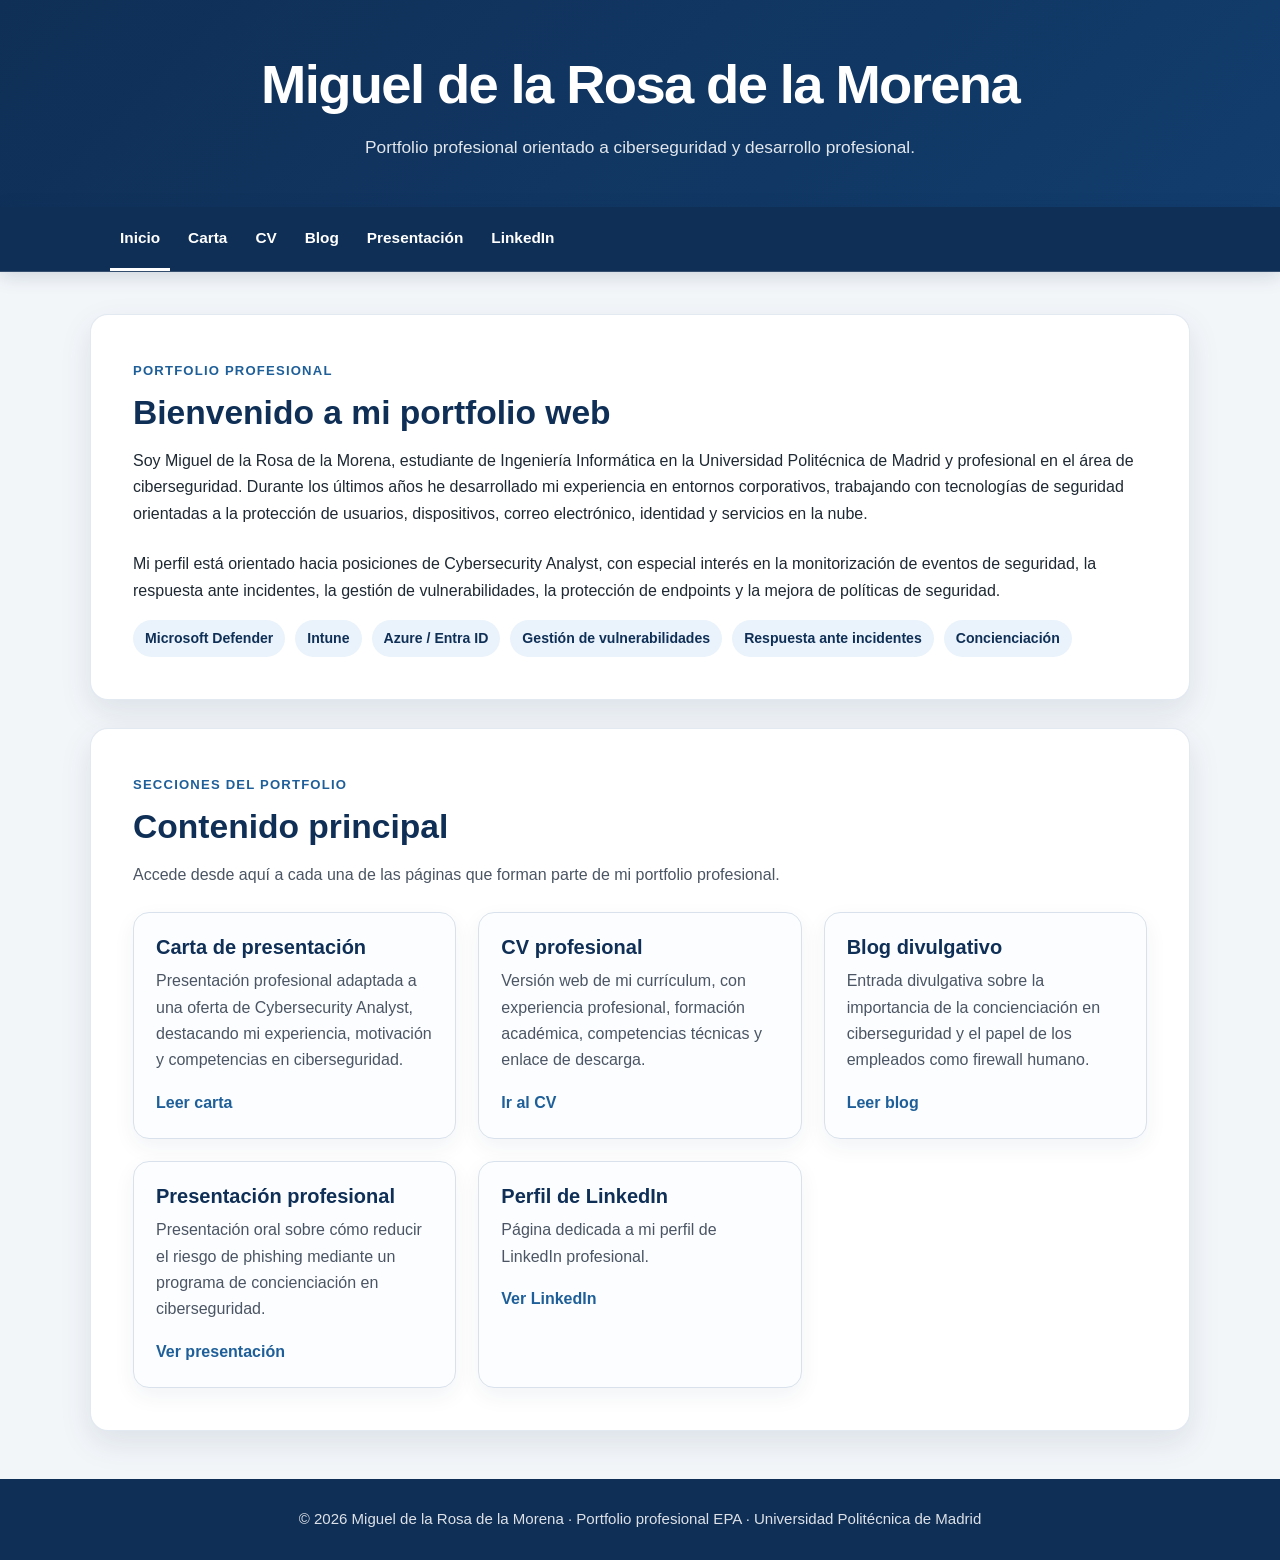
<file: index.html>
<!DOCTYPE html>
<html lang="es">
<head>
  <meta charset="UTF-8" />
  <meta name="viewport" content="width=device-width, initial-scale=1.0" />

  <title>Miguel de la Rosa de la Morena | Portfolio profesional</title>

  <meta 
    name="description" 
    content="Portfolio profesional de Miguel de la Rosa de la Morena orientado a ciberseguridad, CV, carta de presentación, blog divulgativo, presentación oral y LinkedIn." 
  />

  <link rel="stylesheet" href="styles.css" />
</head>

<body>

  <header class="site-header">
    <h1>Miguel de la Rosa de la Morena</h1>
    <p>
      Portfolio profesional orientado a ciberseguridad y desarrollo profesional.
    </p>
  </header>

  <nav class="site-nav">
    <div class="nav-inner">
      <div class="nav-links">
        <a class="active" href="index.html">Inicio</a>
        <a href="carta.html">Carta</a>
        <a href="cv.html">CV</a>
        <a href="blog.html">Blog</a>
        <a href="presentacion.html">Presentación</a>
        <a href="linkedin.html">LinkedIn</a>
      </div>
    </div>
  </nav>

  <main>

<section class="card">
  <div class="card-header">
    <span class="eyebrow">Portfolio profesional</span>
    <h2>Bienvenido a mi portfolio web</h2>

    <p>
      Soy Miguel de la Rosa de la Morena, estudiante de Ingeniería Informática en la Universidad Politécnica de Madrid
      y profesional en el área de ciberseguridad. Durante los últimos años he desarrollado mi experiencia en entornos
      corporativos, trabajando con tecnologías de seguridad orientadas a la protección de usuarios, dispositivos,
      correo electrónico, identidad y servicios en la nube.
    </p>
  </div>

  <p>
    Mi perfil está orientado hacia posiciones de Cybersecurity Analyst, con especial interés en la monitorización de
    eventos de seguridad, la respuesta ante incidentes, la gestión de vulnerabilidades, la protección de endpoints y
    la mejora de políticas de seguridad.
  </p>
        <div class="tags">
        <span class="tag">Microsoft Defender</span>
        <span class="tag">Intune</span>
        <span class="tag">Azure / Entra ID</span>
        <span class="tag">Gestión de vulnerabilidades</span>
        <span class="tag">Respuesta ante incidentes</span>
        <span class="tag">Concienciación</span>
      </div>

</section>

    <section class="card">
      <div class="card-header">
        <span class="eyebrow">Secciones del portfolio</span>
        <h2>Contenido principal</h2>
        <p class="muted">
          Accede desde aquí a cada una de las páginas que forman parte de mi portfolio profesional.
        </p>
      </div>

      <div class="portfolio-grid">

        <article class="mini-card">
          <h3>Carta de presentación</h3>
          <p class="muted">
            Presentación profesional adaptada a una oferta de Cybersecurity Analyst, destacando mi experiencia,
            motivación y competencias en ciberseguridad.
          </p>
          <a href="carta.html">Leer carta</a>
        </article>

        <article class="mini-card">
          <h3>CV profesional</h3>
          <p class="muted">
            Versión web de mi currículum, con experiencia profesional, formación académica, competencias técnicas
            y enlace de descarga.
          </p>
          <a href="cv.html">Ir al CV</a>
        </article>

        <article class="mini-card">
          <h3>Blog divulgativo</h3>
          <p class="muted">
            Entrada divulgativa sobre la importancia de la concienciación en ciberseguridad y el papel de los
            empleados como firewall humano.
          </p>
          <a href="blog.html">Leer blog</a>
        </article>

        <article class="mini-card">
          <h3>Presentación profesional</h3>
          <p class="muted">
            Presentación oral sobre cómo reducir el riesgo de phishing mediante un programa de concienciación
            en ciberseguridad.
          </p>
          <a href="presentacion.html">Ver presentación</a>
        </article>

        <article class="mini-card">
          <h3>Perfil de LinkedIn</h3>
          <p class="muted">
            Página dedicada a mi perfil de LinkedIn profesional.
          </p>
          <a href="linkedin.html">Ver LinkedIn</a>
        </article>

      </div>

  </main>

  <footer class="site-footer">
    <p>
      © 2026 Miguel de la Rosa de la Morena · Portfolio profesional EPA · Universidad Politécnica de Madrid
    </p>
  </footer>

</body>
</html>
</file>
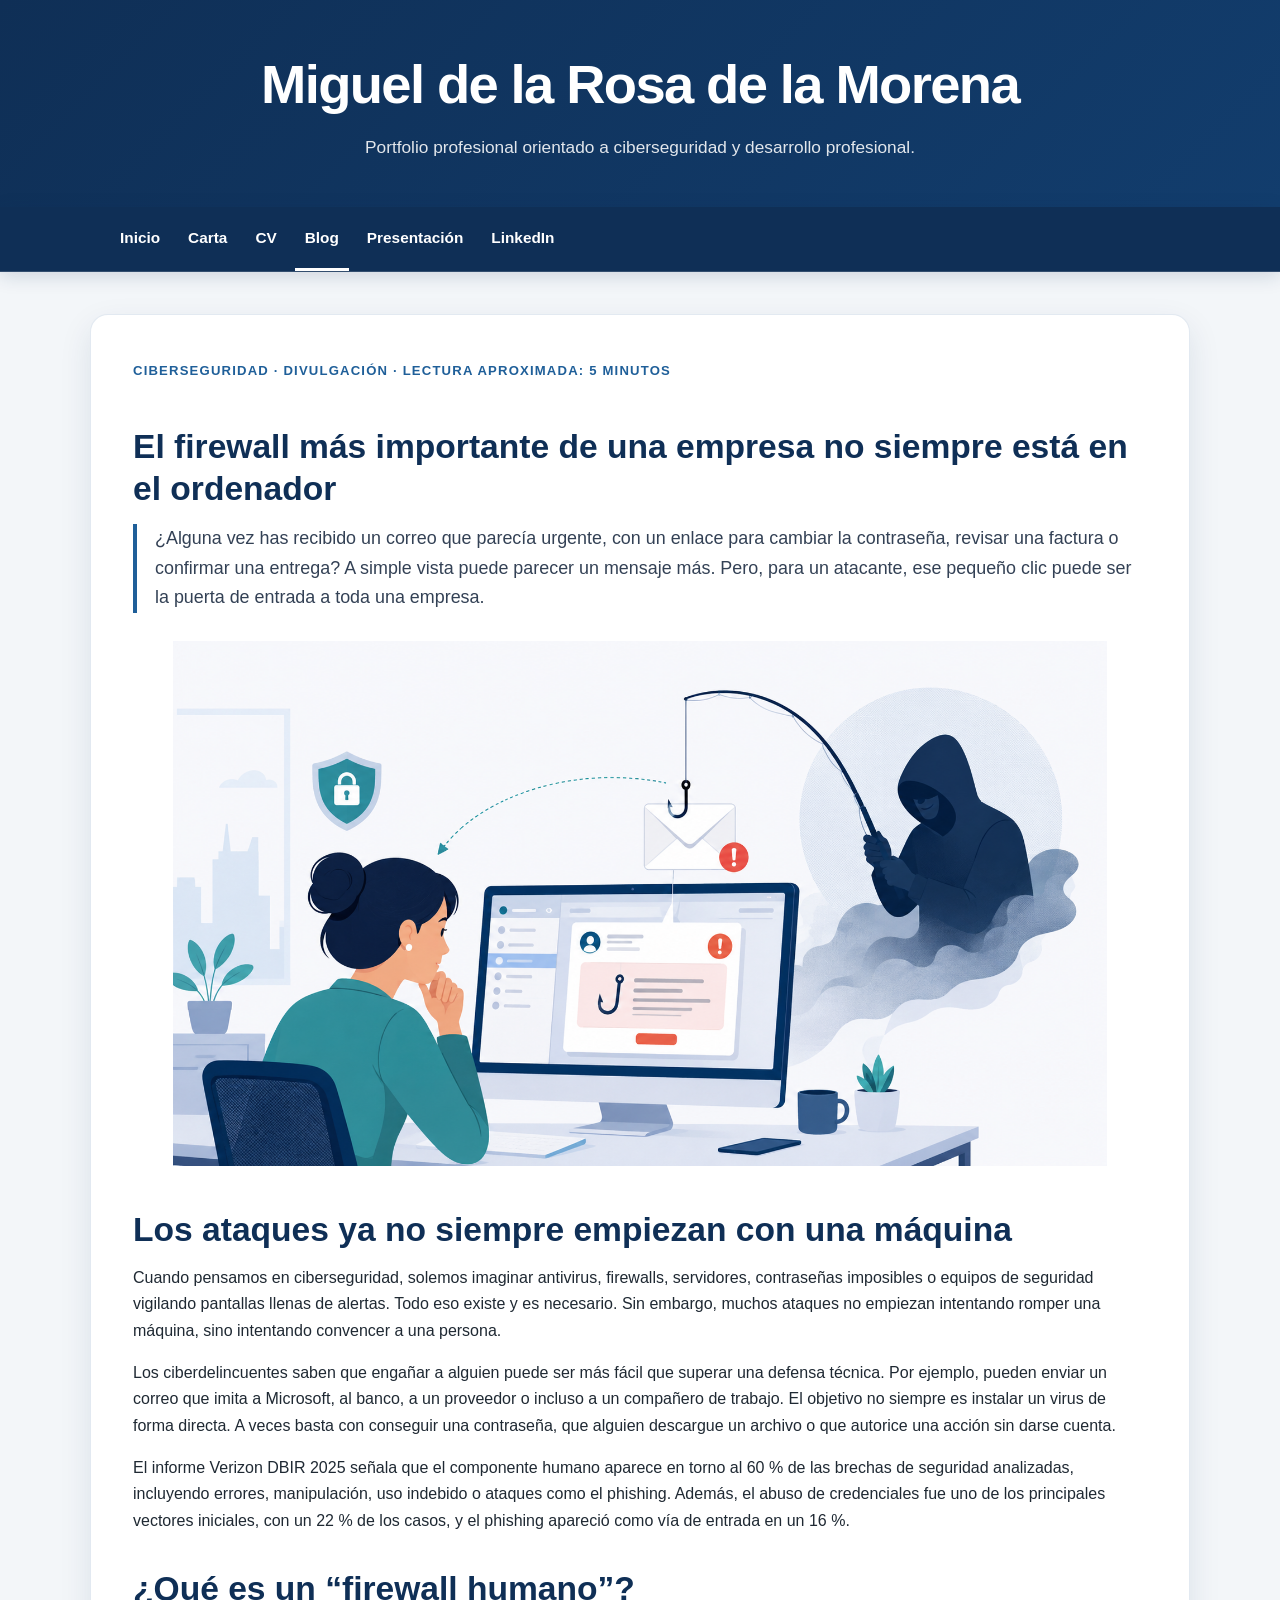
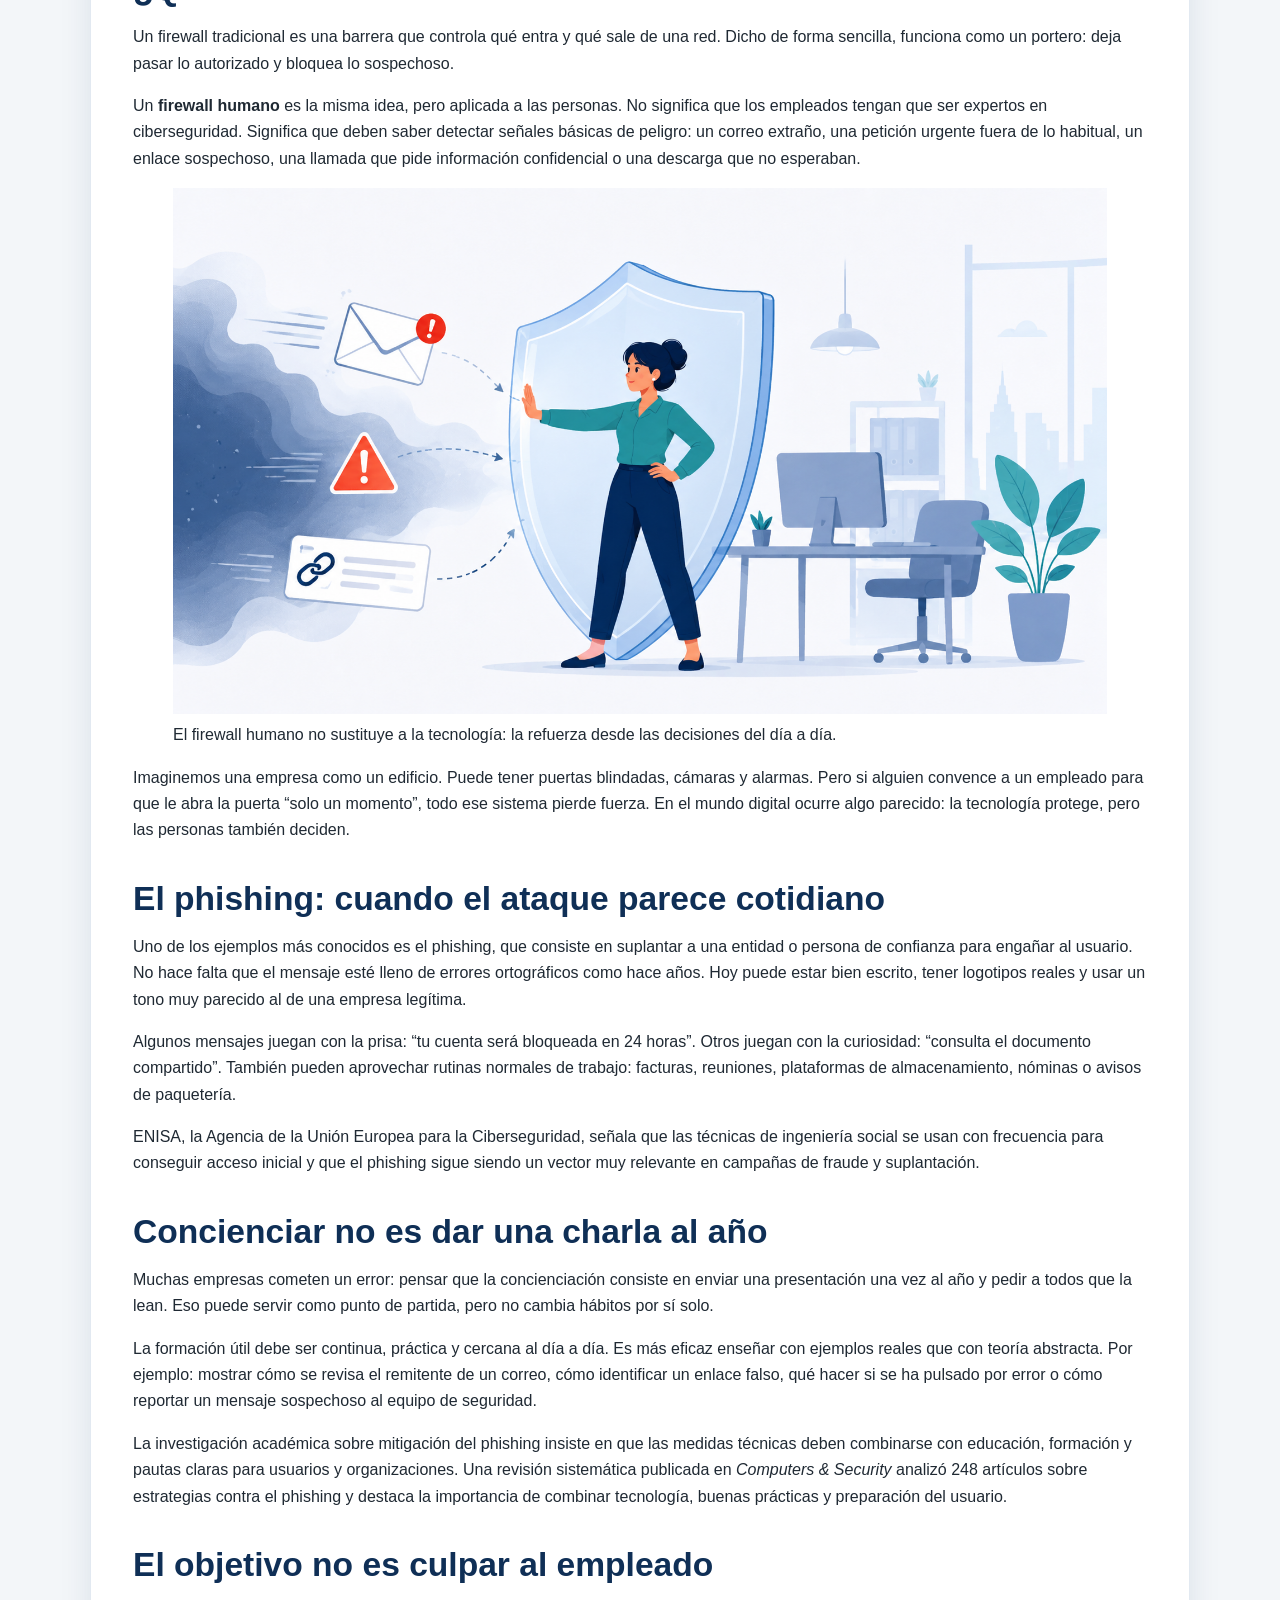
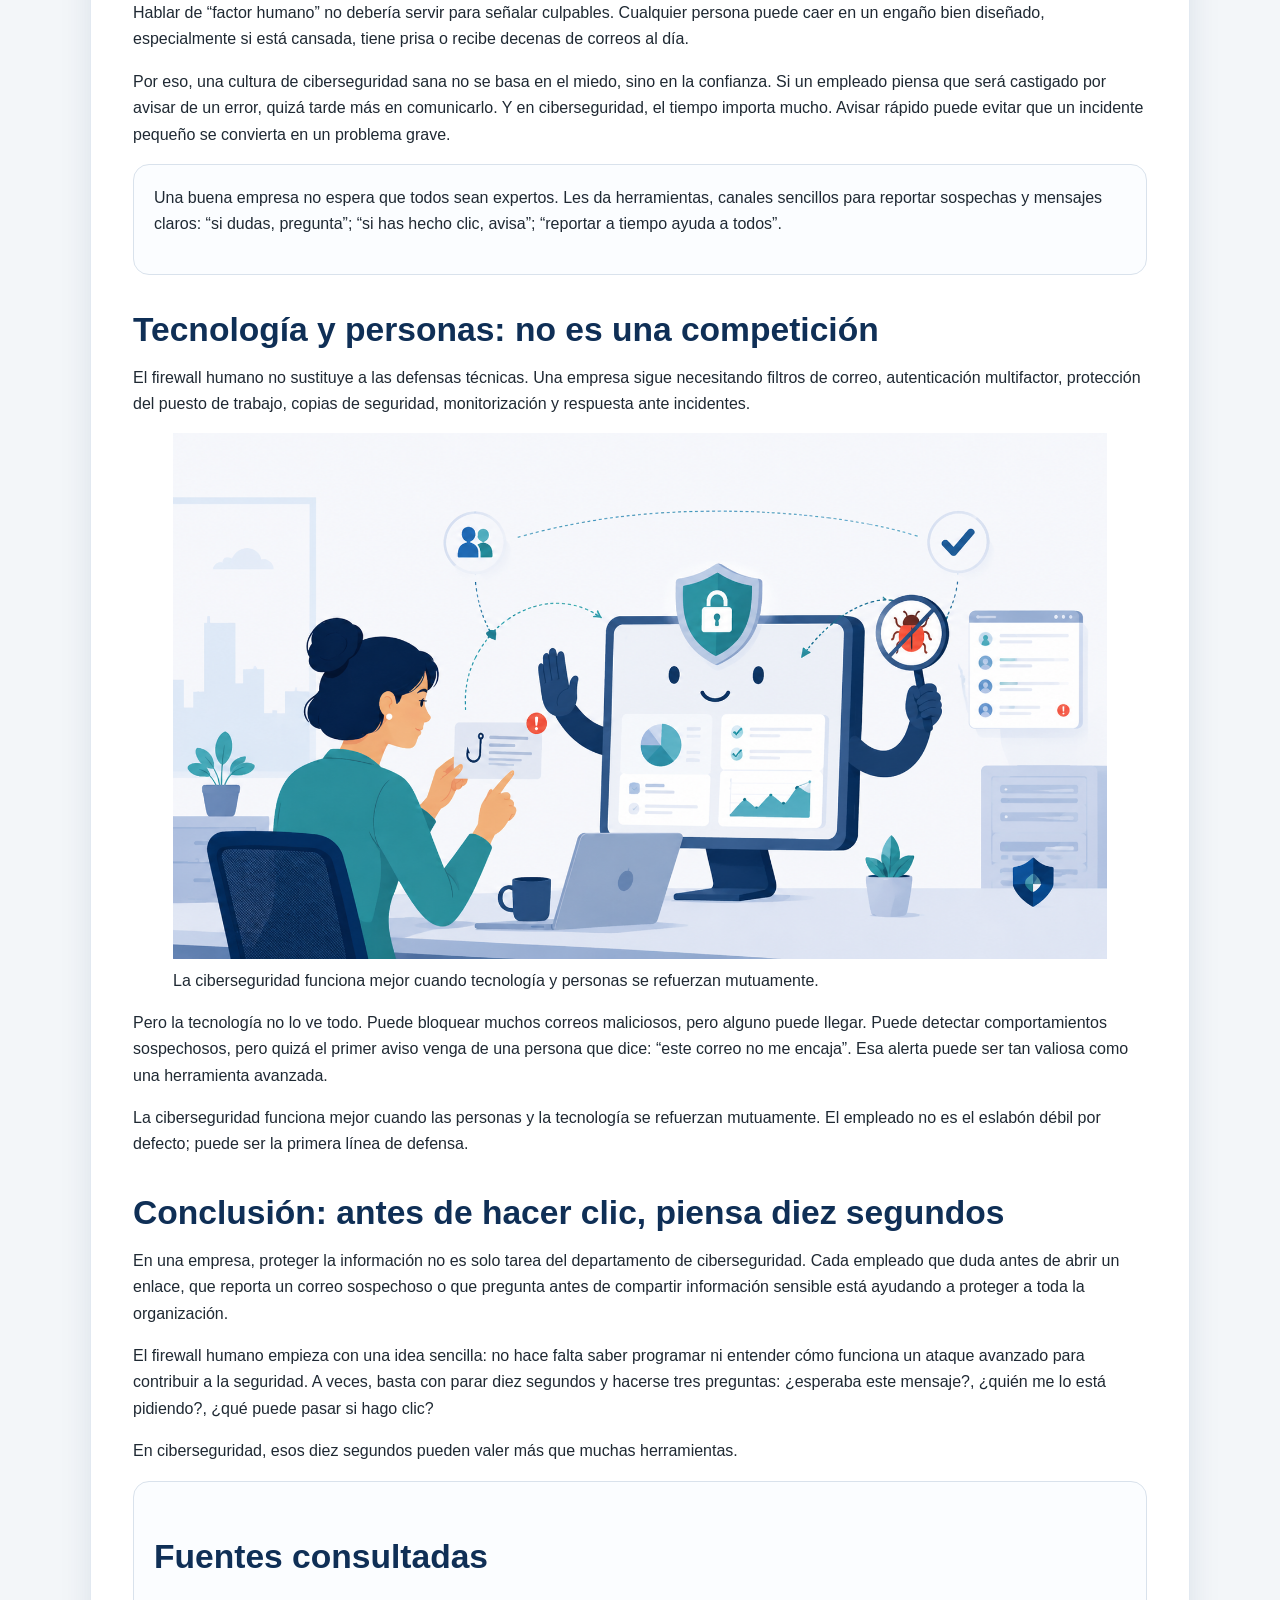
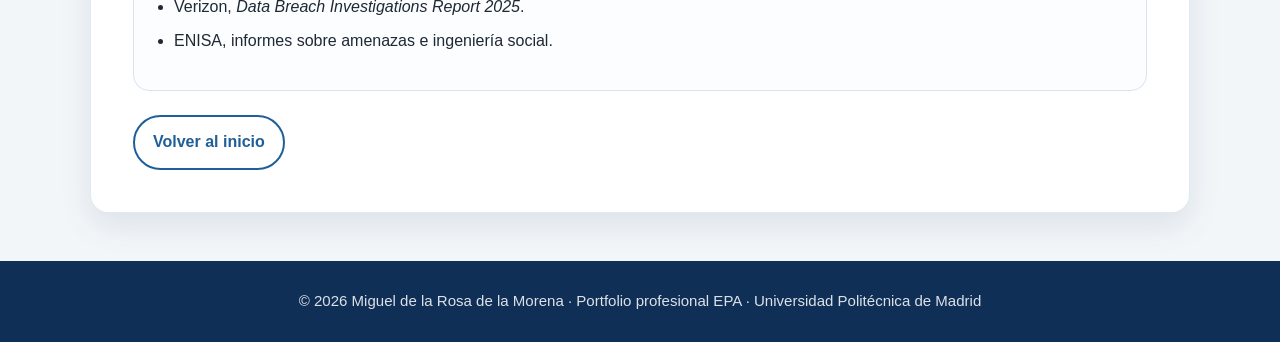
<file: blog.html>
<!DOCTYPE html>
<html lang="es">
<head>
  <meta charset="UTF-8" />
  <meta name="viewport" content="width=device-width, initial-scale=1.0" />

  <title>Blog divulgativo | Firewall humano</title>

  <meta 
    name="description" 
    content="Blog divulgativo sobre ciberseguridad, phishing y el concepto de firewall humano en la empresa." 
  />

  <link rel="stylesheet" href="styles.css" />
</head>

<body>

  <header class="site-header">
    <h1>Miguel de la Rosa de la Morena</h1>
    <p>
      Portfolio profesional orientado a ciberseguridad y desarrollo profesional.
    </p>
  </header>

  <nav class="site-nav">
    <div class="nav-inner">
      <div class="nav-links">
        <a href="index.html">Inicio</a>
        <a href="carta.html">Carta</a>
        <a href="cv.html">CV</a>
        <a class="active" href="blog.html">Blog</a>
        <a href="presentacion.html">Presentación</a>
        <a href="linkedin.html">LinkedIn</a>
      </div>
    </div>
  </nav>

  <main>

    <section class="card blog-article">
      <div class="card-header">
        <span class="eyebrow">Ciberseguridad · Divulgación · Lectura aproximada: 5 minutos</span>
        <h2>El firewall más importante de una empresa no siempre está en el ordenador</h2>

        <p class="blog-lead">
          ¿Alguna vez has recibido un correo que parecía urgente, con un enlace para cambiar la contraseña, revisar una factura o confirmar una entrega? A simple vista puede parecer un mensaje más. Pero, para un atacante, ese pequeño clic puede ser la puerta de entrada a toda una empresa.
        </p>
      </div>

      <figure>
        <img
          src="assets/blog-firewall-humano-cabecera.png"
          alt="Representación visual de un ataque de phishing con un anzuelo digital dirigido a un usuario"
        />
      </figure>

      <h2>Los ataques ya no siempre empiezan con una máquina</h2>

      <p>
        Cuando pensamos en ciberseguridad, solemos imaginar antivirus, firewalls, servidores, contraseñas imposibles o equipos de seguridad vigilando pantallas llenas de alertas. Todo eso existe y es necesario. Sin embargo, muchos ataques no empiezan intentando romper una máquina, sino intentando convencer a una persona.
      </p>

      <p>
        Los ciberdelincuentes saben que engañar a alguien puede ser más fácil que superar una defensa técnica. Por ejemplo, pueden enviar un correo que imita a Microsoft, al banco, a un proveedor o incluso a un compañero de trabajo. El objetivo no siempre es instalar un virus de forma directa. A veces basta con conseguir una contraseña, que alguien descargue un archivo o que autorice una acción sin darse cuenta.
      </p>

      <p>
        El informe Verizon DBIR 2025 señala que el componente humano aparece en torno al 60 % de las brechas de seguridad analizadas, incluyendo errores, manipulación, uso indebido o ataques como el phishing. Además, el abuso de credenciales fue uno de los principales vectores iniciales, con un 22 % de los casos, y el phishing apareció como vía de entrada en un 16 %.
      </p>

      <h2>¿Qué es un “firewall humano”?</h2>

      <p>
        Un firewall tradicional es una barrera que controla qué entra y qué sale de una red. Dicho de forma sencilla, funciona como un portero: deja pasar lo autorizado y bloquea lo sospechoso.
      </p>

      <p>
        Un <strong>firewall humano</strong> es la misma idea, pero aplicada a las personas. No significa que los empleados tengan que ser expertos en ciberseguridad. Significa que deben saber detectar señales básicas de peligro: un correo extraño, una petición urgente fuera de lo habitual, un enlace sospechoso, una llamada que pide información confidencial o una descarga que no esperaban.
      </p>

      <figure>
        <img
          src="assets/blog-firewall-humano-escudo.png"
          alt="Empleado representado como firewall humano protegiendo la empresa con un escudo digital"
        />
        <figcaption>
          El firewall humano no sustituye a la tecnología: la refuerza desde las decisiones del día a día.
        </figcaption>
      </figure>

      <p>
        Imaginemos una empresa como un edificio. Puede tener puertas blindadas, cámaras y alarmas. Pero si alguien convence a un empleado para que le abra la puerta “solo un momento”, todo ese sistema pierde fuerza. En el mundo digital ocurre algo parecido: la tecnología protege, pero las personas también deciden.
      </p>

      <h2>El phishing: cuando el ataque parece cotidiano</h2>

      <p>
        Uno de los ejemplos más conocidos es el phishing, que consiste en suplantar a una entidad o persona de confianza para engañar al usuario. No hace falta que el mensaje esté lleno de errores ortográficos como hace años. Hoy puede estar bien escrito, tener logotipos reales y usar un tono muy parecido al de una empresa legítima.
      </p>

      <p>
        Algunos mensajes juegan con la prisa: “tu cuenta será bloqueada en 24 horas”. Otros juegan con la curiosidad: “consulta el documento compartido”. También pueden aprovechar rutinas normales de trabajo: facturas, reuniones, plataformas de almacenamiento, nóminas o avisos de paquetería.
      </p>

      <p>
        ENISA, la Agencia de la Unión Europea para la Ciberseguridad, señala que las técnicas de ingeniería social se usan con frecuencia para conseguir acceso inicial y que el phishing sigue siendo un vector muy relevante en campañas de fraude y suplantación.
      </p>

      <h2>Concienciar no es dar una charla al año</h2>

      <p>
        Muchas empresas cometen un error: pensar que la concienciación consiste en enviar una presentación una vez al año y pedir a todos que la lean. Eso puede servir como punto de partida, pero no cambia hábitos por sí solo.
      </p>

      <p>
        La formación útil debe ser continua, práctica y cercana al día a día. Es más eficaz enseñar con ejemplos reales que con teoría abstracta. Por ejemplo: mostrar cómo se revisa el remitente de un correo, cómo identificar un enlace falso, qué hacer si se ha pulsado por error o cómo reportar un mensaje sospechoso al equipo de seguridad.
      </p>

      <p>
        La investigación académica sobre mitigación del phishing insiste en que las medidas técnicas deben combinarse con educación, formación y pautas claras para usuarios y organizaciones. Una revisión sistemática publicada en <em>Computers & Security</em> analizó 248 artículos sobre estrategias contra el phishing y destaca la importancia de combinar tecnología, buenas prácticas y preparación del usuario.
      </p>

      <h2>El objetivo no es culpar al empleado</h2>

      <p>
        Hablar de “factor humano” no debería servir para señalar culpables. Cualquier persona puede caer en un engaño bien diseñado, especialmente si está cansada, tiene prisa o recibe decenas de correos al día.
      </p>

      <p>
        Por eso, una cultura de ciberseguridad sana no se basa en el miedo, sino en la confianza. Si un empleado piensa que será castigado por avisar de un error, quizá tarde más en comunicarlo. Y en ciberseguridad, el tiempo importa mucho. Avisar rápido puede evitar que un incidente pequeño se convierta en un problema grave.
      </p>

      <div class="source-list">
        <p>
          Una buena empresa no espera que todos sean expertos. Les da herramientas, canales sencillos para reportar sospechas y mensajes claros: “si dudas, pregunta”; “si has hecho clic, avisa”; “reportar a tiempo ayuda a todos”.
        </p>
      </div>

      <h2>Tecnología y personas: no es una competición</h2>

      <p>
        El firewall humano no sustituye a las defensas técnicas. Una empresa sigue necesitando filtros de correo, autenticación multifactor, protección del puesto de trabajo, copias de seguridad, monitorización y respuesta ante incidentes.
      </p>

      <figure>
        <img
          src="assets/blog-personas-tecnologia.png"
          alt="Personas y tecnología colaborando para proteger la información de una empresa"
        />
        <figcaption>
          La ciberseguridad funciona mejor cuando tecnología y personas se refuerzan mutuamente.
        </figcaption>
      </figure>

      <p>
        Pero la tecnología no lo ve todo. Puede bloquear muchos correos maliciosos, pero alguno puede llegar. Puede detectar comportamientos sospechosos, pero quizá el primer aviso venga de una persona que dice: “este correo no me encaja”. Esa alerta puede ser tan valiosa como una herramienta avanzada.
      </p>

      <p>
        La ciberseguridad funciona mejor cuando las personas y la tecnología se refuerzan mutuamente. El empleado no es el eslabón débil por defecto; puede ser la primera línea de defensa.
      </p>

      <h2>Conclusión: antes de hacer clic, piensa diez segundos</h2>

      <p>
        En una empresa, proteger la información no es solo tarea del departamento de ciberseguridad. Cada empleado que duda antes de abrir un enlace, que reporta un correo sospechoso o que pregunta antes de compartir información sensible está ayudando a proteger a toda la organización.
      </p>

      <p>
        El firewall humano empieza con una idea sencilla: no hace falta saber programar ni entender cómo funciona un ataque avanzado para contribuir a la seguridad. A veces, basta con parar diez segundos y hacerse tres preguntas: ¿esperaba este mensaje?, ¿quién me lo está pidiendo?, ¿qué puede pasar si hago clic?
      </p>

      <p>
        En ciberseguridad, esos diez segundos pueden valer más que muchas herramientas.
      </p>

      <section class="sources source-list">
        <h2>Fuentes consultadas</h2>
        <ul>
          <li>Verizon, <em>Data Breach Investigations Report 2025</em>.</li>
          <li>ENISA, informes sobre amenazas e ingeniería social.</li>
        </ul>
      </section>

      <div class="actions">
        <a class="btn btn-secondary" href="index.html">Volver al inicio</a>
      </div>
    </section>

  </main>

  <footer class="site-footer">
    <p>
      © 2026 Miguel de la Rosa de la Morena · Portfolio profesional EPA · Universidad Politécnica de Madrid
    </p>
  </footer>

</body>
</html>
</file>
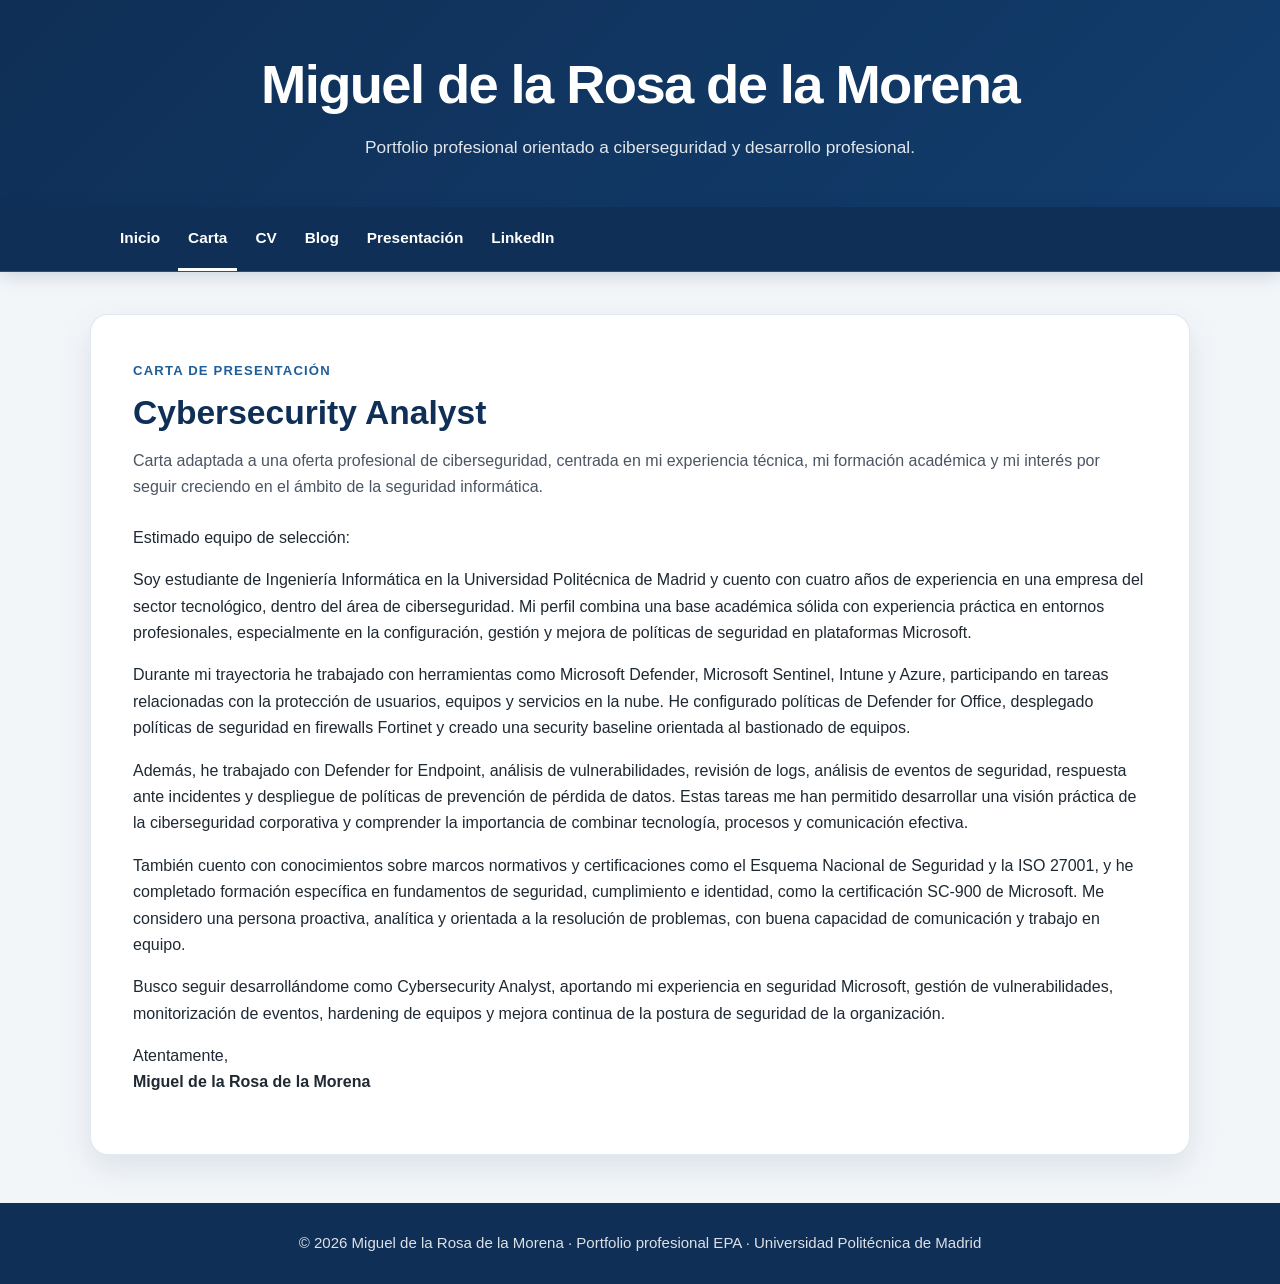
<file: carta.html>
<!DOCTYPE html>
<html lang="es">
<head>
  <meta charset="UTF-8" />
  <meta name="viewport" content="width=device-width, initial-scale=1.0" />

  <title>Carta de presentación | Miguel de la Rosa de la Morena</title>

  <meta 
    name="description" 
    content="Carta de presentación profesional de Miguel de la Rosa de la Morena, adaptada a una oferta de Cybersecurity Analyst." 
  />

  <link rel="stylesheet" href="styles.css" />
</head>

<body>

  <header class="site-header">
    <h1>Miguel de la Rosa de la Morena</h1>
    <p>
      Portfolio profesional orientado a ciberseguridad y desarrollo profesional.
    </p>
  </header>

  <nav class="site-nav">
    <div class="nav-inner">
      <div class="nav-links">
        <a href="index.html">Inicio</a>
        <a class="active" href="carta.html">Carta</a>
        <a href="cv.html">CV</a>
        <a href="blog.html">Blog</a>
        <a href="presentacion.html">Presentación</a>
        <a href="linkedin.html">LinkedIn</a>
      </div>
    </div>
  </nav>

  <main>

    <section class="card">
      <div class="card-header">
        <span class="eyebrow">Carta de presentación</span>
        <h2>Cybersecurity Analyst</h2>

        <p class="muted">
          Carta adaptada a una oferta profesional de ciberseguridad, centrada en mi experiencia técnica,
          mi formación académica y mi interés por seguir creciendo en el ámbito de la seguridad informática.
        </p>
      </div>

      <p>
        Estimado equipo de selección:
      </p>

      <p>
        Soy estudiante de Ingeniería Informática en la Universidad Politécnica de Madrid y cuento con cuatro años de
        experiencia en una empresa del sector tecnológico, dentro del área de ciberseguridad. Mi perfil combina una base
        académica sólida con experiencia práctica en entornos profesionales, especialmente en la configuración, gestión
        y mejora de políticas de seguridad en plataformas Microsoft.
      </p>

      <p>
        Durante mi trayectoria he trabajado con herramientas como Microsoft Defender, Microsoft Sentinel, Intune y Azure,
        participando en tareas relacionadas con la protección de usuarios, equipos y servicios en la nube. He configurado
        políticas de Defender for Office, desplegado políticas de seguridad en firewalls Fortinet y creado una security
        baseline orientada al bastionado de equipos.
      </p>

      <p>
        Además, he trabajado con Defender for Endpoint, análisis de vulnerabilidades, revisión de logs, análisis de eventos
        de seguridad, respuesta ante incidentes y despliegue de políticas de prevención de pérdida de datos. Estas tareas
        me han permitido desarrollar una visión práctica de la ciberseguridad corporativa y comprender la importancia de
        combinar tecnología, procesos y comunicación efectiva.
      </p>

      <p>
        También cuento con conocimientos sobre marcos normativos y certificaciones como el Esquema Nacional de Seguridad
        y la ISO 27001, y he completado formación específica en fundamentos de seguridad, cumplimiento e identidad, como
        la certificación SC-900 de Microsoft. Me considero una persona proactiva, analítica y orientada a la resolución
        de problemas, con buena capacidad de comunicación y trabajo en equipo.
      </p>

      <p>
        Busco seguir desarrollándome como Cybersecurity Analyst, aportando mi experiencia en seguridad Microsoft, gestión
        de vulnerabilidades, monitorización de eventos, hardening de equipos y mejora continua de la postura de seguridad
        de la organización.
      </p>

      <p>
        Atentamente,<br />
        <strong>Miguel de la Rosa de la Morena</strong>
      </p>
    </section>

  </main>

  <footer class="site-footer">
    <p>
      © 2026 Miguel de la Rosa de la Morena · Portfolio profesional EPA · Universidad Politécnica de Madrid
    </p>
  </footer>

</body>
</html>
</file>
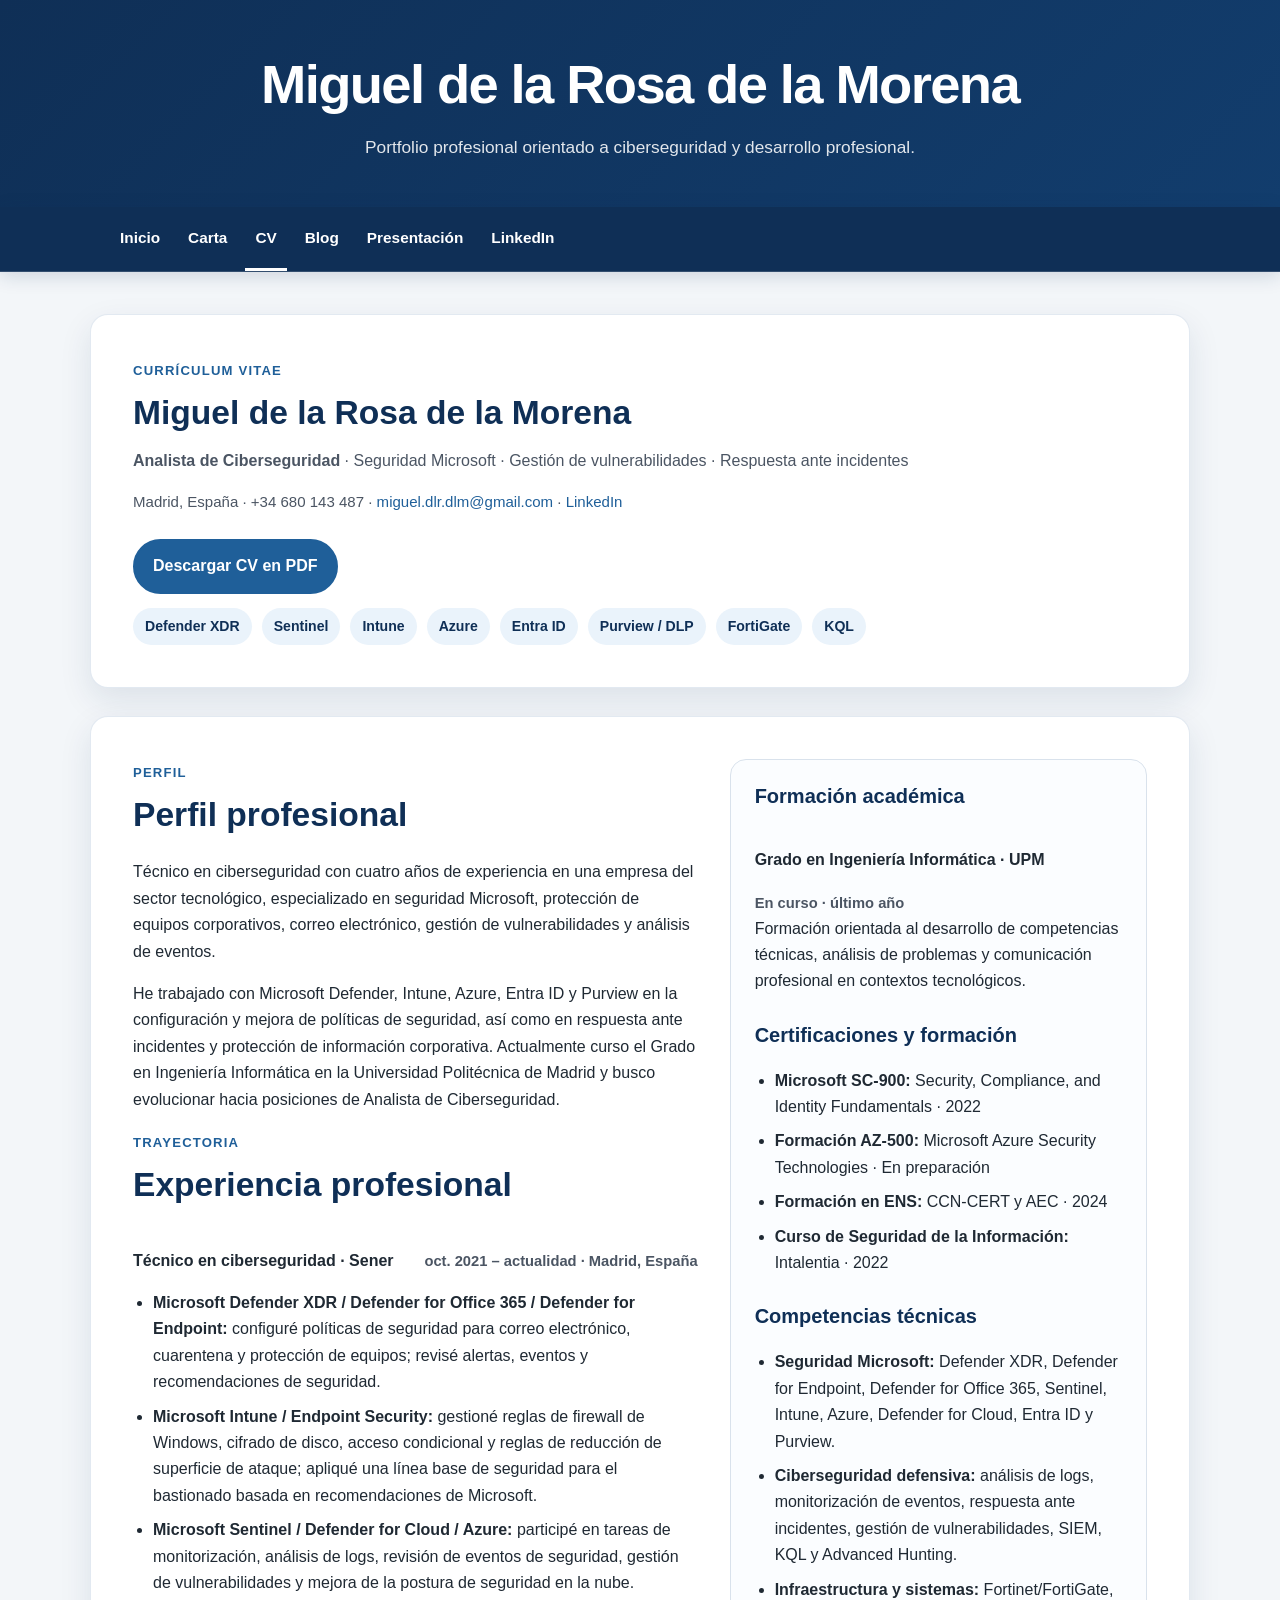
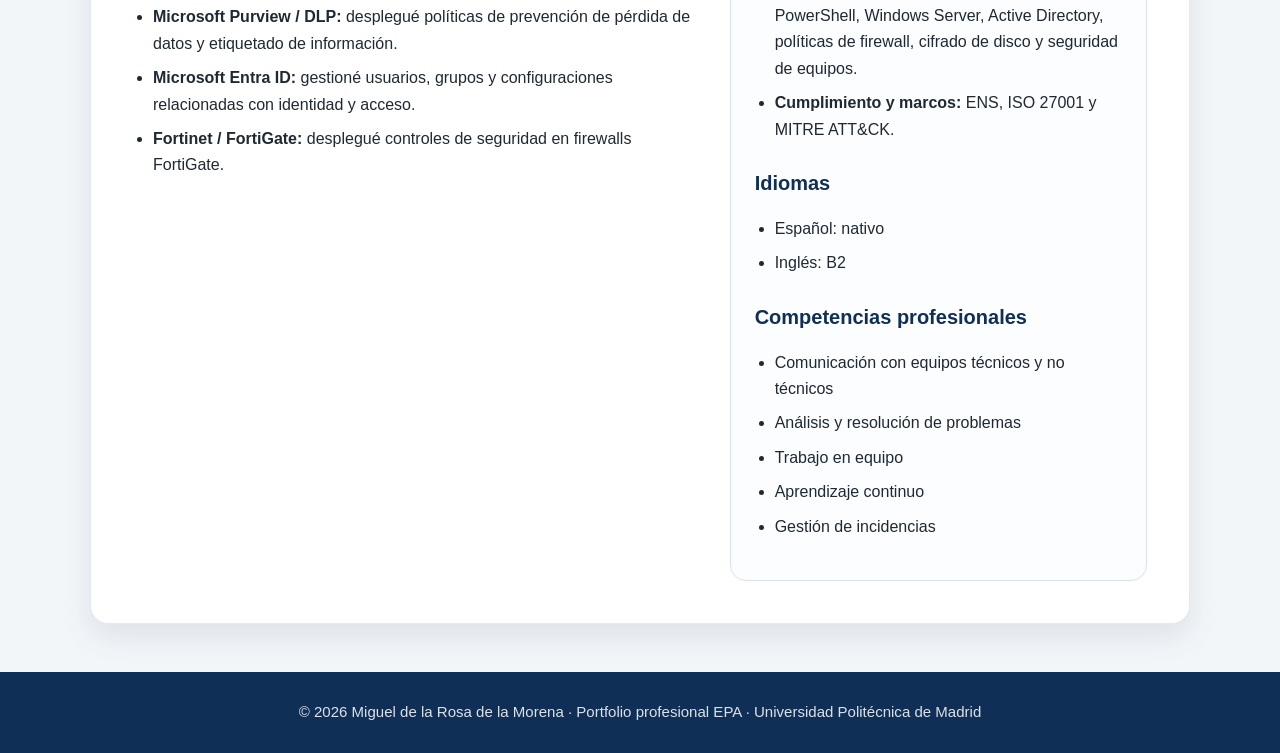
<file: cv.html>
<!DOCTYPE html>
<html lang="es">
<head>
  <meta charset="UTF-8" />
  <meta name="viewport" content="width=device-width, initial-scale=1.0" />

  <title>CV | Miguel de la Rosa de la Morena</title>

  <meta 
    name="description" 
    content="CV web de Miguel de la Rosa de la Morena: experiencia, formación, certificaciones y competencias en ciberseguridad." 
  />

  <link rel="stylesheet" href="styles.css" />
</head>

<body>

  <header class="site-header">
    <h1>Miguel de la Rosa de la Morena</h1>
    <p>
      Portfolio profesional orientado a ciberseguridad y desarrollo profesional.
    </p>
  </header>

  <nav class="site-nav">
    <div class="nav-inner">
      <div class="nav-links">
        <a href="index.html">Inicio</a>
        <a href="carta.html">Carta</a>
        <a class="active" href="cv.html">CV</a>
        <a href="blog.html">Blog</a>
        <a href="presentacion.html">Presentación</a>
        <a href="linkedin.html">LinkedIn</a>
      </div>
    </div>
  </nav>

  <main>

    <section class="card">
      <div class="card-header">
        <span class="eyebrow">Currículum Vitae</span>
        <h2>Miguel de la Rosa de la Morena</h2>

        <p class="muted">
          <strong>Analista de Ciberseguridad</strong> · Seguridad Microsoft · Gestión de vulnerabilidades · Respuesta ante incidentes
        </p>

        <p class="muted small">
          Madrid, España · +34 680 143 487 ·
          <a href="mailto:miguel.dlr.dlm@gmail.com">miguel.dlr.dlm@gmail.com</a> ·
          <a href="https://www.linkedin.com/in/miguel-de-la-rosa-de-la-morena-97800121a/" target="_blank" rel="noopener noreferrer">LinkedIn</a>
        </p>
      </div>

      <div class="actions">
        <a class="btn btn-primary" href="assets/CV_Miguel_de_la_Rosa.pdf" target="_blank" rel="noopener noreferrer">
          Descargar CV en PDF
        </a>
      </div>

      <div class="tags">
        <span class="tag">Defender XDR</span>
        <span class="tag">Sentinel</span>
        <span class="tag">Intune</span>
        <span class="tag">Azure</span>
        <span class="tag">Entra ID</span>
        <span class="tag">Purview / DLP</span>
        <span class="tag">FortiGate</span>
        <span class="tag">KQL</span>
      </div>
    </section>

    <section class="card cv-layout">

      <div>
        <section>
          <div class="card-header">
            <span class="eyebrow">Perfil</span>
            <h2>Perfil profesional</h2>
          </div>

          <p>
            Técnico en ciberseguridad con cuatro años de experiencia en una empresa del sector tecnológico,
            especializado en seguridad Microsoft, protección de equipos corporativos, correo electrónico, gestión
            de vulnerabilidades y análisis de eventos.
          </p>

          <p>
            He trabajado con Microsoft Defender, Intune, Azure, Entra ID y Purview en la configuración y mejora de
            políticas de seguridad, así como en respuesta ante incidentes y protección de información corporativa.
            Actualmente curso el Grado en Ingeniería Informática en la Universidad Politécnica de Madrid y busco
            evolucionar hacia posiciones de Analista de Ciberseguridad.
          </p>
        </section>

        <section>
          <div class="card-header">
            <span class="eyebrow">Trayectoria</span>
            <h2>Experiencia profesional</h2>
          </div>

          <div class="item">
            <div class="top">
              <strong>Técnico en ciberseguridad · Sener</strong>
              <span class="meta">oct. 2021 – actualidad · Madrid, España</span>
            </div>

            <ul>
              <li>
                <strong>Microsoft Defender XDR / Defender for Office 365 / Defender for Endpoint:</strong>
                configuré políticas de seguridad para correo electrónico, cuarentena y protección de equipos;
                revisé alertas, eventos y recomendaciones de seguridad.
              </li>

              <li>
                <strong>Microsoft Intune / Endpoint Security:</strong>
                gestioné reglas de firewall de Windows, cifrado de disco, acceso condicional y reglas de reducción
                de superficie de ataque; apliqué una línea base de seguridad para el bastionado basada en
                recomendaciones de Microsoft.
              </li>

              <li>
                <strong>Microsoft Sentinel / Defender for Cloud / Azure:</strong>
                participé en tareas de monitorización, análisis de logs, revisión de eventos de seguridad,
                gestión de vulnerabilidades y mejora de la postura de seguridad en la nube.
              </li>

              <li>
                <strong>Microsoft Purview / DLP:</strong>
                desplegué políticas de prevención de pérdida de datos y etiquetado de información.
              </li>

              <li>
                <strong>Microsoft Entra ID:</strong>
                gestioné usuarios, grupos y configuraciones relacionadas con identidad y acceso.
              </li>

              <li>
                <strong>Fortinet / FortiGate:</strong>
                desplegué controles de seguridad en firewalls FortiGate.
              </li>
            </ul>
          </div>
        </section>
      </div>

      <aside class="cv-side">

        <section>
          <h3>Formación académica</h3>

          <div class="item">
            <div class="top">
              <strong>Grado en Ingeniería Informática · UPM</strong>
              <span class="meta">En curso · último año</span>
            </div>

            <p>
              Formación orientada al desarrollo de competencias técnicas, análisis de problemas y comunicación
              profesional en contextos tecnológicos.
            </p>
          </div>
        </section>

        <section>
          <h3>Certificaciones y formación</h3>

          <ul>
            <li><strong>Microsoft SC-900:</strong> Security, Compliance, and Identity Fundamentals · 2022</li>
            <li><strong>Formación AZ-500:</strong> Microsoft Azure Security Technologies · En preparación</li>
            <li><strong>Formación en ENS:</strong> CCN-CERT y AEC · 2024</li>
            <li><strong>Curso de Seguridad de la Información:</strong> Intalentia · 2022</li>
          </ul>
        </section>

        <section>
          <h3>Competencias técnicas</h3>

          <ul>
            <li>
              <strong>Seguridad Microsoft:</strong> Defender XDR, Defender for Endpoint, Defender for Office 365,
              Sentinel, Intune, Azure, Defender for Cloud, Entra ID y Purview.
            </li>

            <li>
              <strong>Ciberseguridad defensiva:</strong> análisis de logs, monitorización de eventos, respuesta
              ante incidentes, gestión de vulnerabilidades, SIEM, KQL y Advanced Hunting.
            </li>

            <li>
              <strong>Infraestructura y sistemas:</strong> Fortinet/FortiGate, PowerShell, Windows Server,
              Active Directory, políticas de firewall, cifrado de disco y seguridad de equipos.
            </li>

            <li>
              <strong>Cumplimiento y marcos:</strong> ENS, ISO 27001 y MITRE ATT&amp;CK.
            </li>
          </ul>
        </section>

        <section>
          <h3>Idiomas</h3>

          <ul>
            <li>Español: nativo</li>
            <li>Inglés: B2</li>
          </ul>
        </section>

        <section>
          <h3>Competencias profesionales</h3>

          <ul>
            <li>Comunicación con equipos técnicos y no técnicos</li>
            <li>Análisis y resolución de problemas</li>
            <li>Trabajo en equipo</li>
            <li>Aprendizaje continuo</li>
            <li>Gestión de incidencias</li>
          </ul>
        </section>

      </aside>

    </section>

  </main>

  <footer class="site-footer">
    <p>
      © 2026 Miguel de la Rosa de la Morena · Portfolio profesional EPA · Universidad Politécnica de Madrid
    </p>
  </footer>

</body>
</html>
</file>
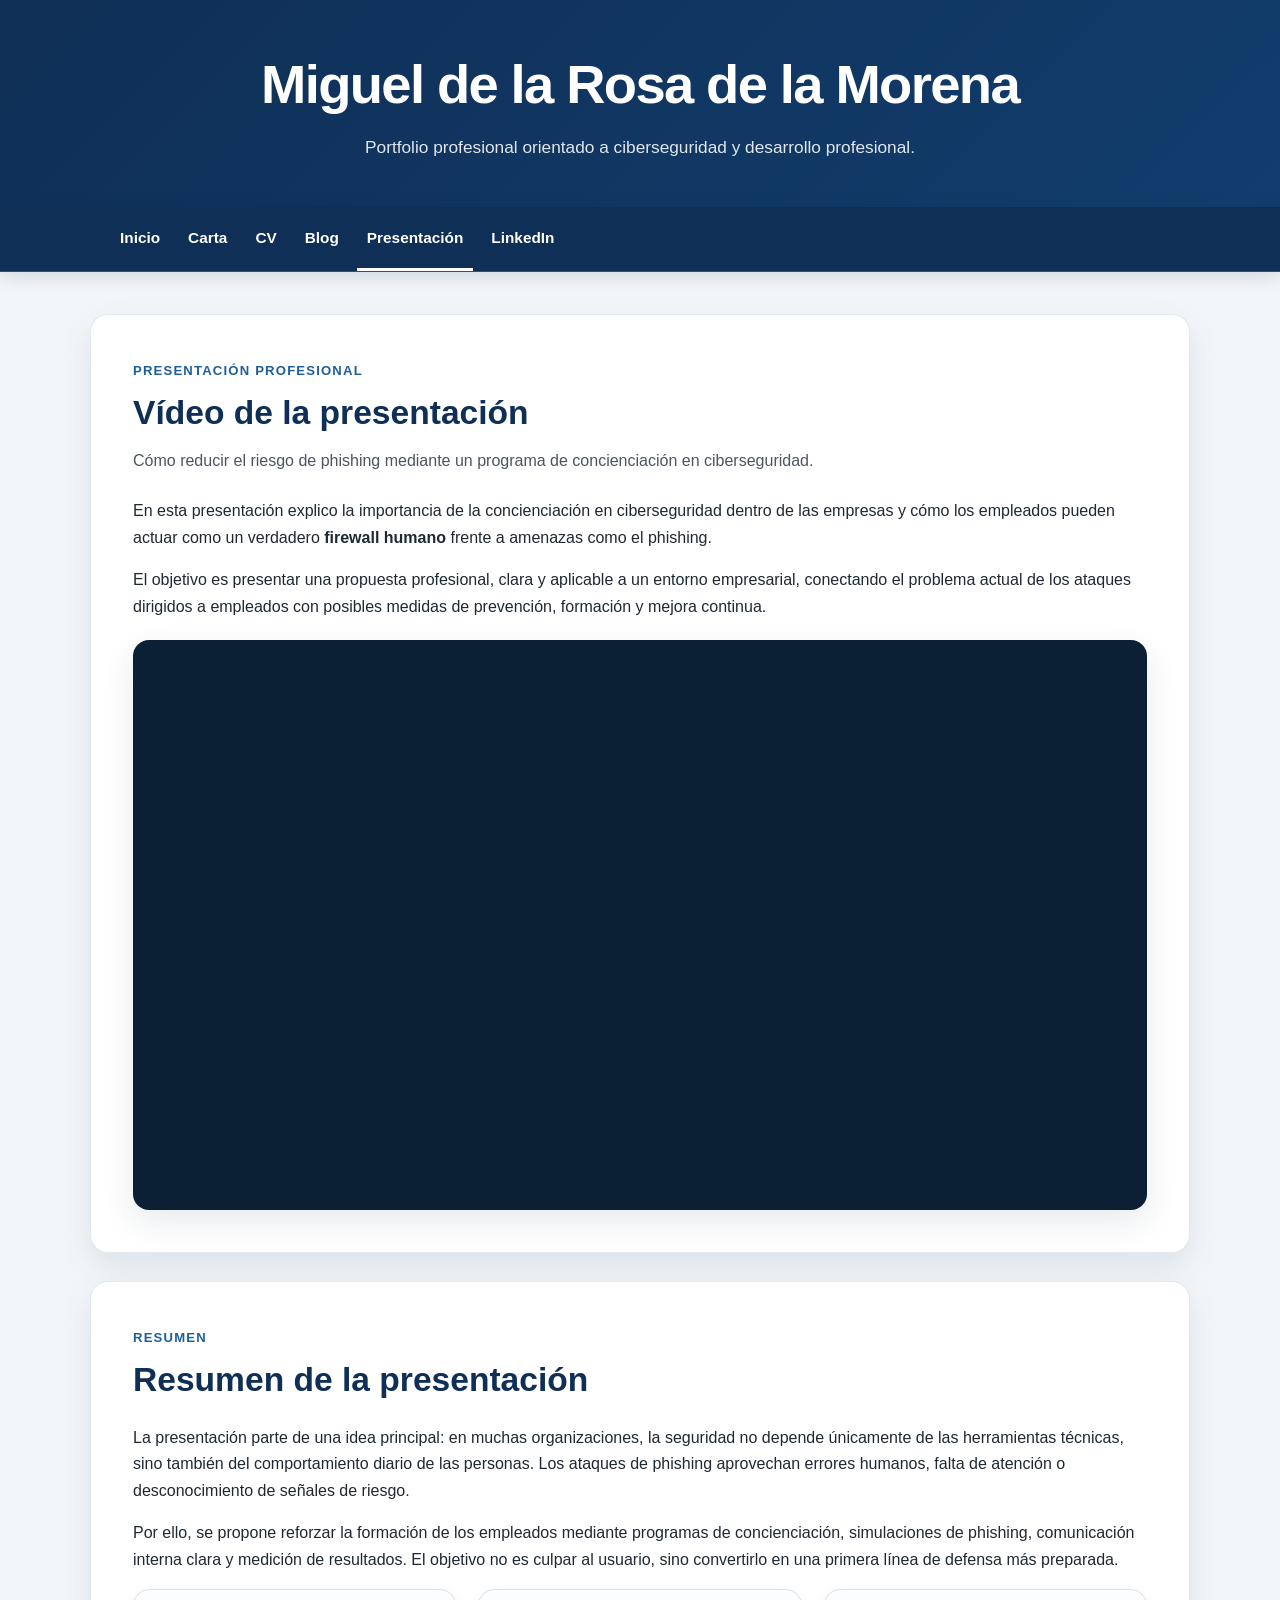
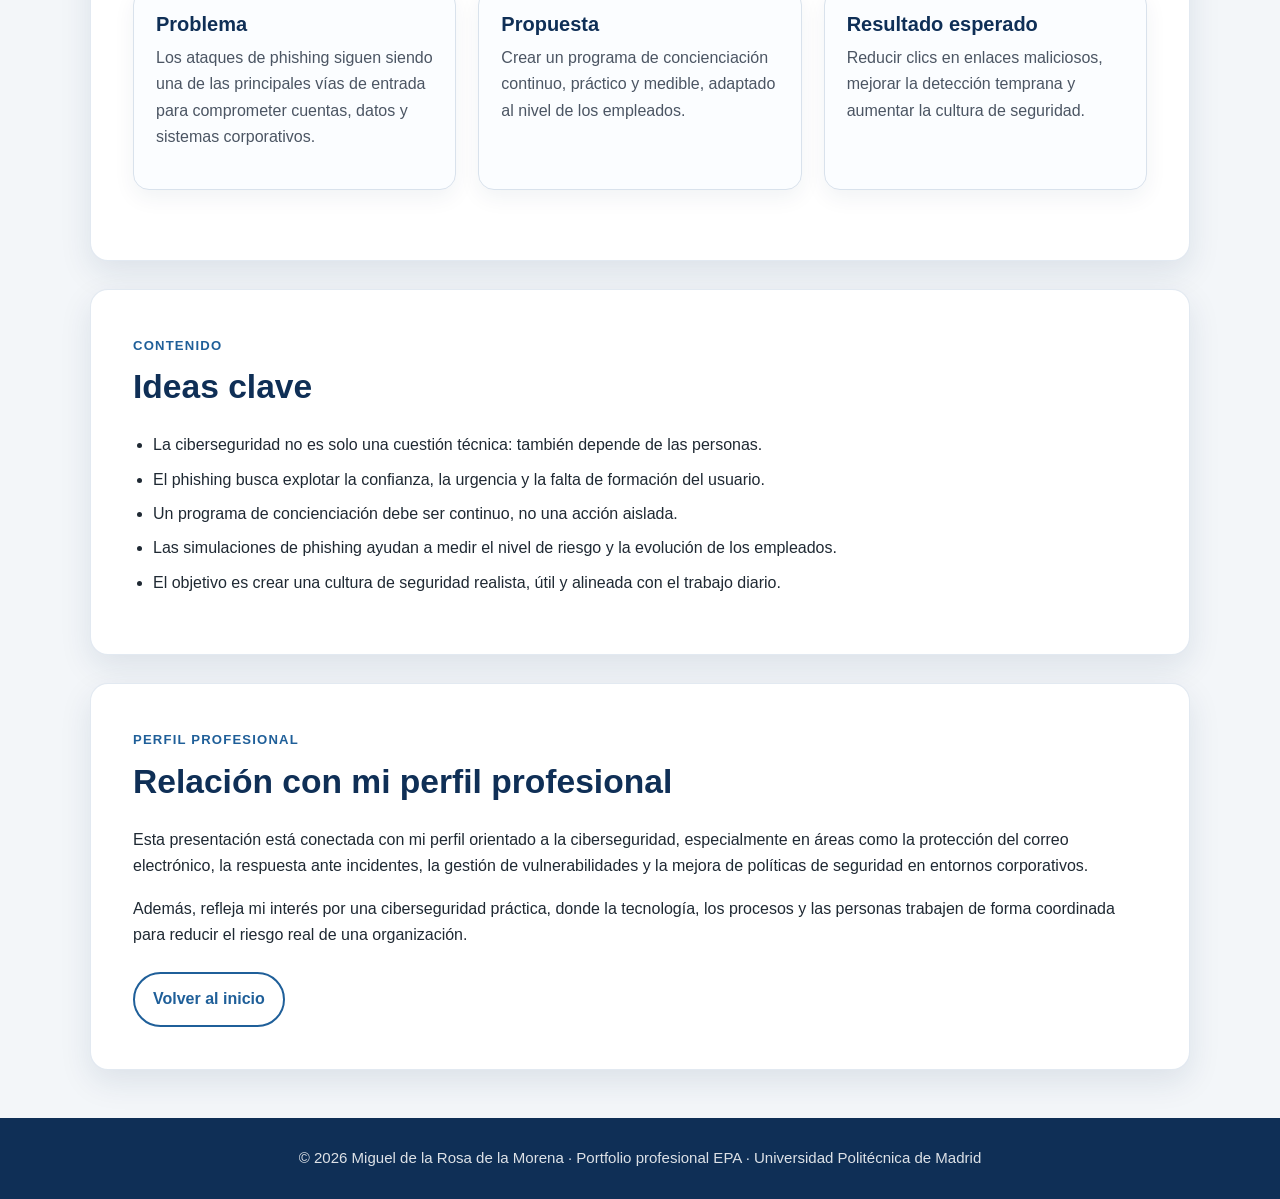
<file: presentacion.html>
<!DOCTYPE html>
<html lang="es">
<head>
  <meta charset="UTF-8" />
  <meta name="viewport" content="width=device-width, initial-scale=1.0" />

  <title>Presentación profesional | Miguel de la Rosa de la Morena</title>

  <meta 
    name="description" 
    content="Presentación profesional sobre cómo reducir el riesgo de phishing mediante un programa de concienciación en ciberseguridad." 
  />

  <link rel="stylesheet" href="styles.css" />
</head>

<body>

  <header class="site-header">
    <h1>Miguel de la Rosa de la Morena</h1>
    <p>
      Portfolio profesional orientado a ciberseguridad y desarrollo profesional.
    </p>
  </header>

  <nav class="site-nav">
    <div class="nav-inner">
      <div class="nav-links">
        <a href="index.html">Inicio</a>
        <a href="carta.html">Carta</a>
        <a href="cv.html">CV</a>
        <a href="blog.html">Blog</a>
        <a class="active" href="presentacion.html">Presentación</a>
        <a href="linkedin.html">LinkedIn</a>
      </div>
    </div>
  </nav>

  <main>

    <section class="card">
      <div class="card-header">
        <span class="eyebrow">Presentación profesional</span>
        <h2>Vídeo de la presentación</h2>

        <p class="muted">
          Cómo reducir el riesgo de phishing mediante un programa de concienciación en ciberseguridad.
        </p>
      </div>

      <p>
        En esta presentación explico la importancia de la concienciación en ciberseguridad dentro de las empresas y cómo los empleados pueden actuar como un verdadero <strong>firewall humano</strong> frente a amenazas como el phishing.
      </p>

      <p>
        El objetivo es presentar una propuesta profesional, clara y aplicable a un entorno empresarial, conectando el problema actual de los ataques dirigidos a empleados con posibles medidas de prevención, formación y mejora continua.
      </p>

      <div class="video-wrapper">
        <iframe
          src="https://www.youtube.com/embed/9AcwDee_cIo"
          title="Presentación profesional - Concienciación en ciberseguridad"
          allow="accelerometer; autoplay; clipboard-write; encrypted-media; gyroscope; picture-in-picture; web-share"
          allowfullscreen>
        </iframe>
      </div>
    </section>

    <section class="card">
      <div class="card-header">
        <span class="eyebrow">Resumen</span>
        <h2>Resumen de la presentación</h2>
      </div>

      <p>
        La presentación parte de una idea principal: en muchas organizaciones, la seguridad no depende únicamente de las herramientas técnicas, sino también del comportamiento diario de las personas. Los ataques de phishing aprovechan errores humanos, falta de atención o desconocimiento de señales de riesgo.
      </p>

      <p>
        Por ello, se propone reforzar la formación de los empleados mediante programas de concienciación, simulaciones de phishing, comunicación interna clara y medición de resultados. El objetivo no es culpar al usuario, sino convertirlo en una primera línea de defensa más preparada.
      </p>

      <div class="three-grid">
        <article class="mini-card">
          <h3>Problema</h3>
          <p class="muted">
            Los ataques de phishing siguen siendo una de las principales vías de entrada para comprometer cuentas, datos y sistemas corporativos.
          </p>
        </article>

        <article class="mini-card">
          <h3>Propuesta</h3>
          <p class="muted">
            Crear un programa de concienciación continuo, práctico y medible, adaptado al nivel de los empleados.
          </p>
        </article>

        <article class="mini-card">
          <h3>Resultado esperado</h3>
          <p class="muted">
            Reducir clics en enlaces maliciosos, mejorar la detección temprana y aumentar la cultura de seguridad.
          </p>
        </article>
      </div>
    </section>

    <section class="card">
      <div class="card-header">
        <span class="eyebrow">Contenido</span>
        <h2>Ideas clave</h2>
      </div>

      <ul>
        <li>
          La ciberseguridad no es solo una cuestión técnica: también depende de las personas.
        </li>
        <li>
          El phishing busca explotar la confianza, la urgencia y la falta de formación del usuario.
        </li>
        <li>
          Un programa de concienciación debe ser continuo, no una acción aislada.
        </li>
        <li>
          Las simulaciones de phishing ayudan a medir el nivel de riesgo y la evolución de los empleados.
        </li>
        <li>
          El objetivo es crear una cultura de seguridad realista, útil y alineada con el trabajo diario.
        </li>
      </ul>
    </section>

    <section class="card">
      <div class="card-header">
        <span class="eyebrow">Perfil profesional</span>
        <h2>Relación con mi perfil profesional</h2>
      </div>

      <p>
        Esta presentación está conectada con mi perfil orientado a la ciberseguridad, especialmente en áreas como la protección del correo electrónico, la respuesta ante incidentes, la gestión de vulnerabilidades y la mejora de políticas de seguridad en entornos corporativos.
      </p>

      <p>
        Además, refleja mi interés por una ciberseguridad práctica, donde la tecnología, los procesos y las personas trabajen de forma coordinada para reducir el riesgo real de una organización.
      </p>

      <div class="actions">
        <a class="btn btn-secondary" href="index.html">Volver al inicio</a>
      </div>
    </section>

  </main>

  <footer class="site-footer">
    <p>
      © 2026 Miguel de la Rosa de la Morena · Portfolio profesional EPA · Universidad Politécnica de Madrid
    </p>
  </footer>

</body>
</html>
</file>
<file: styles.css>
:root {
  --azul-oscuro: #0f2f56;
  --azul-medio: #1f5f99;
  --azul-claro: #eaf3fb;
  --gris-fondo: #f3f6f9;
  --gris-texto: #4b5563;
  --gris-borde: #d9e2ec;
  --blanco: #ffffff;
  --sombra-suave: 0 12px 32px rgba(15, 47, 86, 0.10);
  --radio: 18px;
  --ancho-maximo: 1100px;
}

* {
  box-sizing: border-box;
}

html {
  scroll-behavior: smooth;
}

body {
  margin: 0;
  font-family: Arial, Helvetica, sans-serif;
  background: var(--gris-fondo);
  color: #1f2933;
  line-height: 1.65;
}

img,
video,
iframe {
  max-width: 100%;
}

a {
  color: var(--azul-medio);
  text-decoration: none;
}

a:hover {
  text-decoration: underline;
}

/* CABECERA PRINCIPAL */

.site-header {
  background: linear-gradient(135deg, var(--azul-oscuro), #123d6d);
  color: var(--blanco);
  padding: 54px 20px 46px;
  text-align: center;
}

.site-header h1 {
  margin: 0;
  font-size: clamp(2rem, 5vw, 3.4rem);
  line-height: 1.15;
  font-weight: 800;
  letter-spacing: -0.03em;
}

.site-header p {
  max-width: 760px;
  margin: 16px auto 0;
  font-size: 1.08rem;
  color: rgba(255, 255, 255, 0.88);
}

/* NAVEGACIÓN SUPERIOR */

.site-nav {
  background: var(--azul-oscuro);
  border-bottom: 1px solid rgba(255, 255, 255, 0.15);
  box-shadow: 0 4px 18px rgba(15, 47, 86, 0.16);
  position: sticky;
  top: 0;
  z-index: 10;
}

.nav-inner {
  max-width: var(--ancho-maximo);
  margin: 0 auto;
  padding: 0 20px;
  display: flex;
  justify-content: space-between;
  align-items: center;
  gap: 24px;
}

.brand {
  color: #ffffff;
  font-weight: 800;
  font-size: 1.05rem;
  white-space: nowrap;
  padding: 18px 0;
}

.brand:hover {
  color: #ffffff;
  text-decoration: none;
}

.nav-links {
  display: flex;
  justify-content: center;
  align-items: center;
  gap: 8px;
  flex-wrap: wrap;
}

.nav-links a {
  display: inline-flex;
  align-items: center;
  justify-content: center;
  padding: 18px 10px;
  color: #ffffff;
  font-weight: 700;
  font-size: 0.96rem;
  border-bottom: 3px solid transparent;
}

.nav-links a:hover {
  color: #ffffff;
  text-decoration: none;
  background: rgba(255, 255, 255, 0.10);
}

.nav-links a.active {
  color: #ffffff;
  border-bottom-color: #ffffff;
}

/* LAYOUT GENERAL */

main {
  width: min(var(--ancho-maximo), calc(100% - 32px));
  margin: 42px auto;
}

.card {
  background: var(--blanco);
  border-radius: var(--radio);
  box-shadow: var(--sombra-suave);
  padding: clamp(24px, 4vw, 42px);
  margin-bottom: 28px;
  border: 1px solid rgba(217, 226, 236, 0.75);
}

.card-header {
  margin-bottom: 24px;
}

.eyebrow {
  display: inline-block;
  margin-bottom: 10px;
  color: var(--azul-medio);
  font-size: 0.82rem;
  text-transform: uppercase;
  letter-spacing: 0.09em;
  font-weight: 800;
}

h2,
h3,
h4 {
  color: var(--azul-oscuro);
  line-height: 1.25;
}

h2 {
  margin: 0 0 14px;
  font-size: clamp(1.55rem, 3vw, 2.1rem);
}

h3 {
  margin-top: 0;
  font-size: 1.25rem;
}

p {
  margin-top: 0;
}

.muted {
  color: var(--gris-texto);
}

.small {
  font-size: 0.94rem;
}

/* GRID DE TARJETAS */

.section-grid {
  display: grid;
  grid-template-columns: repeat(2, minmax(0, 1fr));
  gap: 22px;
}

.three-grid {
  display: grid;
  grid-template-columns: repeat(3, minmax(0, 1fr));
  gap: 22px;
  margin-bottom: 28px;
}

.mini-card {
  background: #fbfdff;
  border: 1px solid var(--gris-borde);
  border-radius: 16px;
  padding: 22px;
  box-shadow: 0 8px 22px rgba(15, 47, 86, 0.06);
}

.mini-card h3 {
  margin-bottom: 8px;
}

.mini-card a {
  font-weight: 800;
}

/* NUEVA CUADRÍCULA PARA LAS SECCIONES DEL PORTFOLIO */

.portfolio-grid {
  display: grid;
  grid-template-columns: repeat(3, minmax(0, 1fr));
  gap: 22px;
}

/* ELEMENTOS REUTILIZABLES */

.item {
  padding: 18px 0;
  border-bottom: 1px solid var(--gris-borde);
}

.item:last-child {
  border-bottom: 0;
  padding-bottom: 0;
}

.item .top {
  display: flex;
  justify-content: space-between;
  gap: 18px;
  align-items: baseline;
  flex-wrap: wrap;
}

.meta {
  color: var(--gris-texto);
  font-size: 0.92rem;
  font-weight: 600;
}

ul {
  padding-left: 20px;
}

li {
  margin-bottom: 8px;
}

/* ETIQUETAS */

.tags {
  display: flex;
  flex-wrap: wrap;
  gap: 10px;
  margin-top: 14px;
}

.tag {
  display: inline-flex;
  align-items: center;
  padding: 7px 12px;
  border-radius: 999px;
  background: var(--azul-claro);
  color: var(--azul-oscuro);
  font-size: 0.88rem;
  font-weight: 700;
}

/* BOTONES */

.actions {
  display: flex;
  flex-wrap: wrap;
  gap: 12px;
  margin-top: 24px;
}

.btn {
  display: inline-flex;
  align-items: center;
  justify-content: center;
  padding: 12px 18px;
  border-radius: 999px;
  font-weight: 800;
  border: 2px solid var(--azul-medio);
  transition: transform 0.15s ease, box-shadow 0.15s ease, background 0.15s ease;
}

.btn:hover {
  text-decoration: none;
  transform: translateY(-1px);
  box-shadow: 0 8px 18px rgba(15, 47, 86, 0.12);
}

.btn-primary {
  background: var(--azul-medio);
  color: var(--blanco);
}

.btn-secondary {
  background: var(--blanco);
  color: var(--azul-medio);
}

/* CV */

.cv-layout {
  display: grid;
  grid-template-columns: 1.15fr 0.85fr;
  gap: 32px;
  align-items: start;
}

.cv-side {
  background: #fbfdff;
  border: 1px solid var(--gris-borde);
  border-radius: 16px;
  padding: 24px;
}

.cv-side section + section {
  margin-top: 28px;
}

/* BLOG */

.blog-article h2 {
  margin-top: 34px;
}

.blog-lead {
  font-size: 1.12rem;
  color: #334155;
  border-left: 4px solid var(--azul-medio);
  padding-left: 18px;
  margin-bottom: 28px;
}

.source-list {
  background: #fbfdff;
  border: 1px solid var(--gris-borde);
  border-radius: 16px;
  padding: 20px;
}

/* PRESENTACIÓN / VÍDEO */

.video-wrapper {
  position: relative;
  width: 100%;
  aspect-ratio: 16 / 9;
  border-radius: 16px;
  overflow: hidden;
  background: #0b1f35;
  box-shadow: var(--sombra-suave);
  margin-top: 20px;
}

.video-wrapper iframe {
  width: 100%;
  height: 100%;
  border: 0;
}

/* LINKEDIN */

.profile-highlight {
  display: grid;
  grid-template-columns: 120px 1fr;
  gap: 22px;
  align-items: center;
}

.avatar-placeholder {
  width: 120px;
  height: 120px;
  border-radius: 50%;
  background: linear-gradient(135deg, var(--azul-oscuro), var(--azul-medio));
  color: var(--blanco);
  display: flex;
  align-items: center;
  justify-content: center;
  font-size: 2.2rem;
  font-weight: 800;
}

/* FOOTER */

.site-footer {
  background: var(--azul-oscuro);
  color: rgba(255, 255, 255, 0.86);
  text-align: center;
  padding: 28px 18px;
  margin-top: 48px;
}

.site-footer p {
  margin: 0;
  font-size: 0.94rem;
}

/* RESPONSIVE */

@media (max-width: 900px) {
  .portfolio-grid {
    grid-template-columns: repeat(2, minmax(0, 1fr));
  }
}

@media (max-width: 820px) {
  .section-grid,
  .three-grid,
  .cv-layout,
  .profile-highlight {
    grid-template-columns: 1fr;
  }

  .site-header {
    padding: 42px 18px 34px;
  }

  .nav-inner {
    flex-direction: column;
    align-items: center;
    gap: 0;
    padding: 0 12px 10px;
  }

  .brand {
    padding: 14px 0 8px;
    text-align: center;
  }

  .nav-links {
    width: 100%;
    justify-content: flex-start;
    overflow-x: auto;
    flex-wrap: nowrap;
  }

  .nav-links a {
    white-space: nowrap;
    padding: 13px 10px;
    font-size: 0.9rem;
  }

  main {
    width: min(100% - 24px, var(--ancho-maximo));
    margin: 28px auto;
  }

  .card {
    padding: 24px 20px;
  }

  .item .top {
    display: block;
  }

  .meta {
    display: block;
    margin-top: 4px;
  }
}

@media (max-width: 620px) {
  .portfolio-grid {
    grid-template-columns: 1fr;
  }
}

@media (max-width: 520px) {
  .actions {
    flex-direction: column;
  }

  .btn {
    width: 100%;
  }

  .site-header h1 {
    font-size: 2rem;
  }

  .site-header p {
    font-size: 1rem;
  }

  .avatar-placeholder {
    width: 96px;
    height: 96px;
    font-size: 1.8rem;
  }
}
</file>
